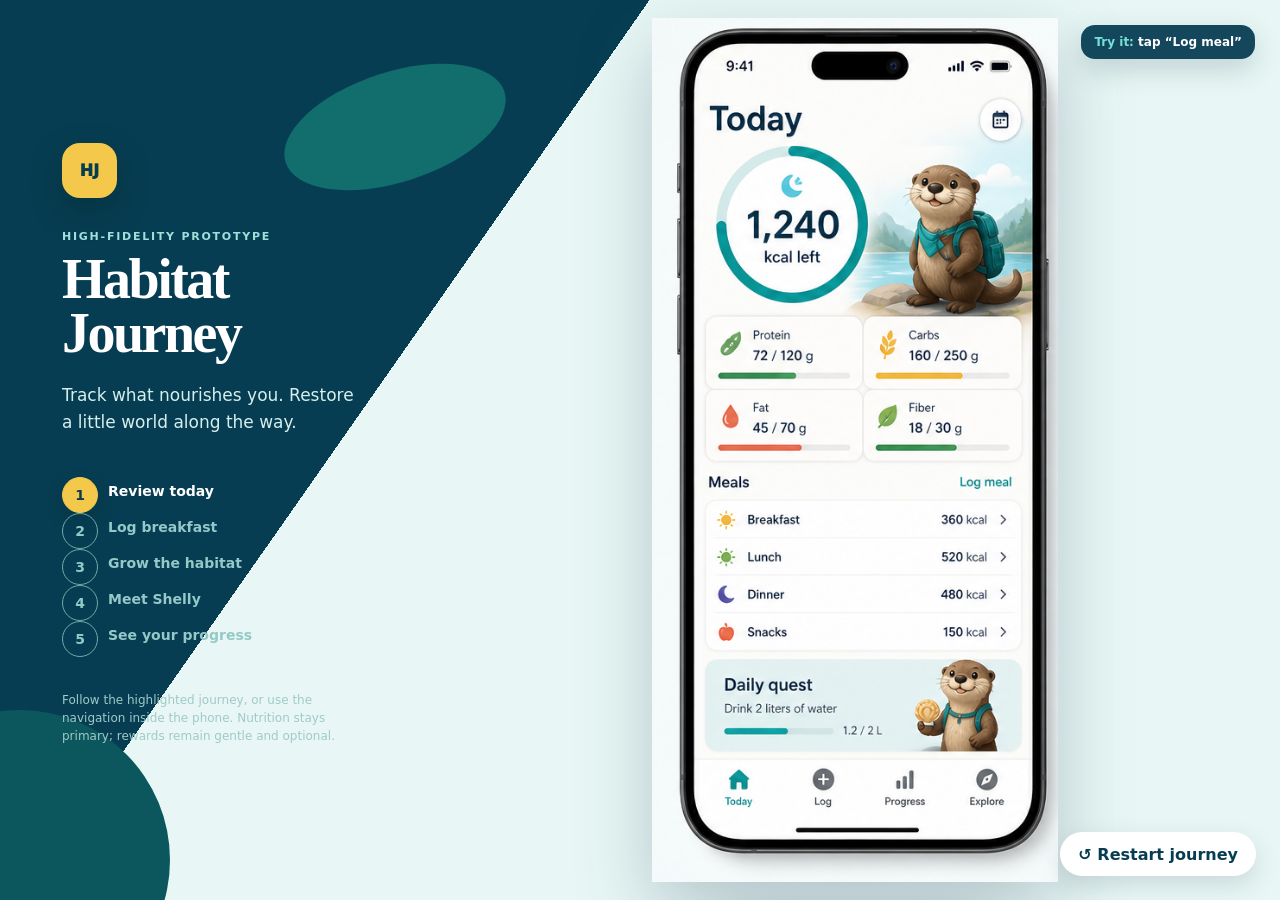
<file: product/habitat-journey/09-playground/components/index.html>
<!doctype html>
<html lang="en"><head><meta charset="utf-8"><meta name="viewport" content="width=device-width,initial-scale=1"><meta name="theme-color" content="#073d52"><title>Habitat Journey — High-fidelity prototype</title>
<style>
:root{--navy:#123047;--deep:#073d52;--teal:#0c9f9a;--mint:#dff5f1;--yellow:#f4c84a;font-family:"Nunito Sans",ui-rounded,"SF Pro Rounded",system-ui,sans-serif;color:var(--navy)}*{box-sizing:border-box}html,body{margin:0;min-height:100%;background:#dff3f0}button{font:inherit}.app{min-height:100vh;display:grid;grid-template-columns:minmax(300px,430px) 1fr;background:linear-gradient(125deg,var(--deep) 0 34%,#e8f7f5 34% 100%);overflow:hidden}.story{color:#fff;padding:52px 62px;display:flex;flex-direction:column;justify-content:center;position:relative;isolation:isolate}.story:before,.story:after{content:"";position:absolute;border-radius:50%;z-index:-1}.story:before{width:300px;height:300px;background:#0b575d;left:-130px;bottom:-110px}.story:after{width:230px;height:110px;background:#126d6d;right:-80px;top:8%;transform:rotate(-18deg)}.mark{width:55px;height:55px;border-radius:18px;background:var(--yellow);display:grid;place-items:center;color:var(--deep);font-weight:1000;box-shadow:0 12px 30px #00282c70;margin-bottom:32px}.eyebrow{font-size:11px;text-transform:uppercase;letter-spacing:.16em;font-weight:900;color:#9fe0da;margin:0 0 10px}.story h1{font-family:Georgia,serif;font-size:56px;line-height:.96;letter-spacing:-.045em;margin:0 0 22px}.intro{font-size:17px;line-height:1.55;color:#d5efec;max-width:300px;margin:0}.journey{list-style:none;padding:0;margin:38px 0 26px;counter-reset:step}.journey li{counter-increment:step;position:relative;padding:10px 8px 10px 46px;color:#94c9c7;font-weight:750;font-size:14px}.journey li:before{content:counter(step);position:absolute;left:0;top:4px;width:34px;height:34px;border-radius:50%;border:1px solid #71aaa8;display:grid;place-items:center}.journey li.active{color:#fff}.journey li.active:before{color:var(--deep);background:var(--yellow);border-color:var(--yellow);box-shadow:0 7px 16px #00282c55}.help{color:#9fcac8;font-size:12px;line-height:1.5;max-width:290px}.stage{height:100vh;padding:18px 42px;display:grid;place-items:center;position:relative}.phone{height:min(970px,calc(100vh - 36px));aspect-ratio:470/1000;position:relative;filter:drop-shadow(0 28px 38px #1230473d)}.screen{position:absolute;inset:0;opacity:0;visibility:hidden;transform:translateX(18px) scale(.99);transition:opacity .22s ease-out,transform .22s ease-out;pointer-events:none}.screen.active{opacity:1;visibility:visible;transform:none;pointer-events:auto}.screen img{display:block;width:100%;height:100%;object-fit:contain;user-select:none;-webkit-user-drag:none}.hotspot{position:absolute;border:0;background:transparent;border-radius:16px;cursor:pointer;color:transparent}.hotspot:focus-visible{outline:4px solid var(--yellow);outline-offset:2px;background:#f4c84a22}.hotspot:hover{box-shadow:inset 0 0 0 3px #0c9f9a99;background:#0c9f9a0b}.hint{position:absolute;z-index:8;right:25px;top:25px;background:rgba(7,61,82,.94);color:#fff;border-radius:14px;padding:10px 13px;font-size:12px;font-weight:800;box-shadow:0 10px 28px #12304730;transition:opacity .2s}.hint b{color:#76e1d8}.hint.hide{opacity:0;pointer-events:none}.toast{position:absolute;z-index:9;left:50%;bottom:68px;transform:translate(-50%,130px);background:var(--deep);color:#fff;border-radius:14px;padding:11px 18px;font-size:12px;box-shadow:0 12px 28px #12304744;transition:transform .22s ease-out;white-space:nowrap}.toast.show{transform:translate(-50%,0)}.toast strong{color:#79e0d8;margin-left:7px}.restart{position:absolute;z-index:10;right:24px;bottom:24px;min-height:44px;border:0;border-radius:999px;background:#fff;color:var(--deep);padding:0 18px;font-weight:850;box-shadow:0 9px 25px #12304725;cursor:pointer}.restart:hover{background:var(--mint)}
.today-log{left:67%;top:50%;width:25%;height:7%}.today-tab-log{left:27%;top:86%;width:22%;height:10%}.today-tab-progress{left:49%;top:86%;width:23%;height:10%}.today-tab-habitat{left:73%;top:86%;width:20%;height:10%}.log-oatmeal{left:12%;top:44%;width:80%;height:10%}.log-back{left:8%;top:7%;width:12%;height:7%}.log-tab-today{left:8%;top:87%;width:19%;height:9%}.log-tab-progress{left:51%;top:87%;width:21%;height:9%}.log-tab-habitat{left:73%;top:87%;width:20%;height:9%}.details-add{left:11%;top:78%;width:82%;height:7%}.details-back{left:8%;top:7%;width:12%;height:7%}.details-tab-today{left:9%;top:87%;width:18%;height:9%}.details-tab-progress{left:51%;top:87%;width:21%;height:9%}.details-tab-habitat{left:73%;top:87%;width:20%;height:9%}.habitat-unlock{left:68%;top:55%;width:24%;height:14%}.habitat-upgrade{left:9%;top:68%;width:84%;height:18%}.habitat-tab-log{left:28%;top:87%;width:20%;height:9%}.habitat-tab-progress{left:51%;top:87%;width:21%;height:9%}.unlock-continue{left:13%;top:81%;width:74%;height:8%}.progress-tab-habitat{left:8%;top:87%;width:20%;height:9%}.progress-tab-log{left:28%;top:87%;width:20%;height:9%}
@media(max-width:780px){.app{display:block;background:#e8f7f5}.story{display:none}.stage{padding:0;height:100vh}.phone{height:100vh;max-width:100vw}.hint{top:12px;right:12px}.restart{right:12px;bottom:12px}}@media(prefers-reduced-motion:reduce){*,*:before,*:after{transition:none!important;animation:none!important}}
</style></head><body>
<main class="app"><aside class="story" aria-label="Prototype guide"><div class="mark">HJ</div><p class="eyebrow">High-fidelity prototype</p><h1>Habitat<br>Journey</h1><p class="intro">Track what nourishes you. Restore a little world along the way.</p><ol class="journey"><li data-step="today" class="active">Review today</li><li data-step="log">Log breakfast</li><li data-step="habitat">Grow the habitat</li><li data-step="unlock">Meet Shelly</li><li data-step="progress">See your progress</li></ol><p class="help">Follow the highlighted journey, or use the navigation inside the phone. Nutrition stays primary; rewards remain gentle and optional.</p></aside>
<section class="stage" aria-label="Interactive phone preview"><div class="hint" id="hint" role="status"><b>Try it:</b> tap “Log meal”</div><div class="phone">
<article class="screen active" id="today" aria-label="Today screen"><img src="assets/today.png" alt="Today dashboard showing calorie balance, macros, meals, and Ollie the otter"><button class="hotspot today-log" data-go="log" aria-label="Log a meal"></button><button class="hotspot today-tab-log" data-go="log" aria-label="Open Log"></button><button class="hotspot today-tab-progress" data-go="progress" aria-label="Open Progress"></button><button class="hotspot today-tab-habitat" data-go="habitat" aria-label="Open Habitat"></button></article>
<article class="screen" id="log" aria-label="Log meal screen"><img src="assets/log-meal.png" alt="Log meal screen with recent foods and breakfast selected"><button class="hotspot log-oatmeal" data-go="details" aria-label="View oatmeal details"></button><button class="hotspot log-back" data-go="today" aria-label="Back to Today"></button><button class="hotspot log-tab-today" data-go="today" aria-label="Open Today"></button><button class="hotspot log-tab-progress" data-go="progress" aria-label="Open Progress"></button><button class="hotspot log-tab-habitat" data-go="habitat" aria-label="Open Habitat"></button></article>
<article class="screen" id="details" aria-label="Food details screen"><img src="assets/food-details.png" alt="Oatmeal nutrition and serving details"><button class="hotspot details-add" id="add-food" aria-label="Add oatmeal to breakfast"></button><button class="hotspot details-back" data-go="log" aria-label="Back to Log meal"></button><button class="hotspot details-tab-today" data-go="today" aria-label="Open Today"></button><button class="hotspot details-tab-progress" data-go="progress" aria-label="Open Progress"></button><button class="hotspot details-tab-habitat" data-go="habitat" aria-label="Open Habitat"></button></article>
<article class="screen" id="habitat" aria-label="Habitat screen"><img src="assets/habitat.png" alt="Level four river habitat with Ollie and unlocked animal friends"><button class="hotspot habitat-unlock" data-go="unlock" aria-label="Unlock the next animal friend"></button><button class="hotspot habitat-upgrade" data-go="unlock" aria-label="View the next habitat reward"></button><button class="hotspot habitat-tab-log" data-go="log" aria-label="Open Log meal"></button><button class="hotspot habitat-tab-progress" data-go="progress" aria-label="Open Progress"></button></article>
<article class="screen" id="unlock" aria-label="New friend unlocked screen"><img src="assets/unlock.png" alt="Celebration screen introducing Shelly the sea turtle"><button class="hotspot unlock-continue" data-go="progress" aria-label="Continue to Progress"></button></article>
<article class="screen" id="progress" aria-label="Progress screen"><img src="assets/progress.png" alt="Weekly calories, macros, weight trend, and Habitat XP progress"><button class="hotspot progress-tab-habitat" data-go="habitat" aria-label="Open Habitat"></button><button class="hotspot progress-tab-log" data-go="log" aria-label="Open Log meal"></button></article>
<div class="toast" id="toast" role="status" aria-live="polite">Breakfast updated <strong>+10 Habitat XP</strong></div></div><button class="restart" id="restart">↺ Restart journey</button></section></main>
<script>
const screens=[...document.querySelectorAll('.screen')],steps=[...document.querySelectorAll('[data-step]')],hint=document.querySelector('#hint'),toast=document.querySelector('#toast');const hints={today:'tap “Log meal”',log:'choose “Oatmeal”',details:'tap “Add to breakfast”',habitat:'tap the next friend or upgrade',unlock:'welcome Shelly, then Continue',progress:'journey complete'};function group(id){return id==='details'?'log':id}function go(id){screens.forEach(screen=>{const active=screen.id===id;screen.classList.toggle('active',active);screen.setAttribute('aria-hidden',String(!active))});steps.forEach(step=>step.classList.toggle('active',step.dataset.step===group(id)));hint.innerHTML='<b>Try it:</b> '+hints[id];const first=document.querySelector('#'+id+' .hotspot');if(first)first.focus({preventScroll:true})}document.addEventListener('click',event=>{const trigger=event.target.closest('[data-go]');if(trigger)go(trigger.dataset.go)});document.querySelector('#add-food').addEventListener('click',()=>{toast.classList.add('show');hint.classList.add('hide');setTimeout(()=>{toast.classList.remove('show');hint.classList.remove('hide');go('habitat')},900)});document.querySelector('#restart').addEventListener('click',()=>go('today'));document.addEventListener('keydown',event=>{if(event.key==='Escape')go('today')});
</script></body></html>
</file>
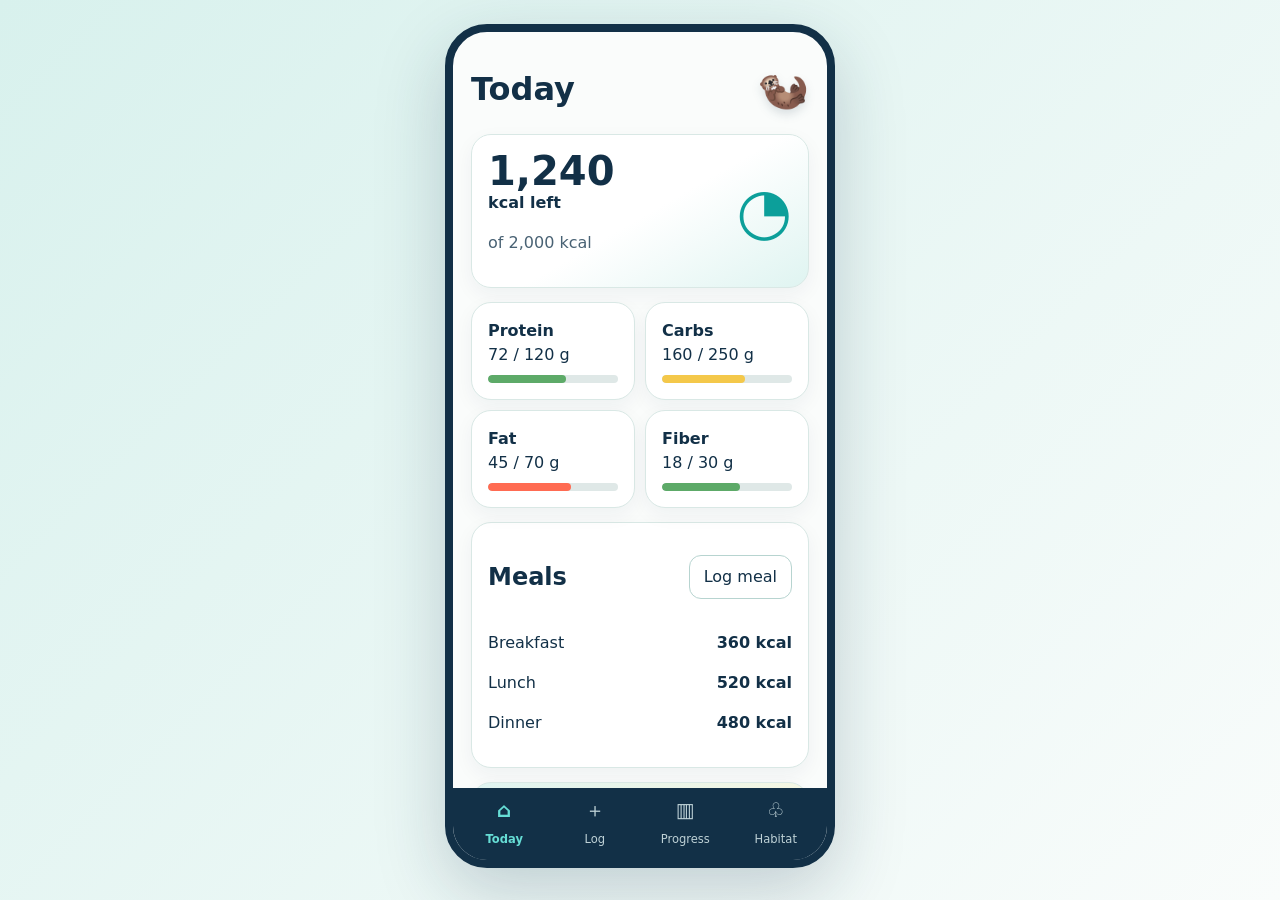
<file: prototype/public/prototype.html>
<!doctype html>
<html lang="en"><meta charset="utf-8"><meta name="viewport" content="width=device-width,initial-scale=1">
<title>Habitat Journey Prototype</title>
<style>
:root{--canvas:#eef8f6;--card:#fff;--navy:#123047;--slate:#496274;--teal:#0c9f9a;--teal2:#087c79;--coral:#ff6b52;--yellow:#f4c84a;--green:#5daa68;--mist:#e8f5f4;--error:#c93f45;font-family:"Nunito Sans",system-ui,sans-serif;color:var(--navy);font-size:16px;line-height:1.5}
*{box-sizing:border-box}body{margin:0;background:linear-gradient(135deg,#d8f1ed,#f9fcfb);min-height:100vh;padding:24px}.phone{width:min(100%,390px);height:min(844px,calc(100vh - 48px));margin:auto;background:#fafcfb;border:8px solid #123047;border-radius:42px;box-shadow:0 24px 70px #12304735;overflow:hidden;position:relative}.screen{height:calc(100% - 72px);overflow:auto;padding:26px 18px 32px;display:none}.screen.active{display:block;animation:enter .22s ease-out}.top{display:flex;align-items:center;justify-content:space-between;gap:12px}.top h1{margin:0;font-size:2rem;line-height:1.2}.avatar{font-size:2.6rem;filter:drop-shadow(0 5px 5px #12304722)}.card{background:var(--card);border:1px solid #d9e8e5;border-radius:20px;padding:16px;margin:14px 0;box-shadow:0 7px 20px #1230470d}.hero{background:linear-gradient(150deg,#fff 52%,#dff4f1);display:grid;grid-template-columns:1fr auto;align-items:center}.metric{font-size:2.5rem;line-height:1;font-weight:800}.muted{color:var(--slate)}.macro-grid{display:grid;grid-template-columns:1fr 1fr;gap:10px}.macro{margin:0}.bar{height:8px;background:#dfe8e7;border-radius:99px;overflow:hidden;margin-top:8px}.bar span{display:block;height:100%;border-radius:inherit;background:var(--green)}button,input{font:inherit}button{min-height:44px;cursor:pointer}.primary{width:100%;border:0;border-radius:12px;background:var(--teal);color:#fff;font-weight:800;padding:12px 18px}.primary:hover{background:var(--teal2)}.secondary{border:1px solid #b7d4d0;background:#fff;border-radius:12px;padding:9px 14px;color:var(--navy)}button:focus-visible,input:focus-visible{outline:3px solid var(--navy);outline-offset:3px}.tabs{display:grid;grid-template-columns:repeat(4,1fr);gap:6px;margin:14px 0}.chip{border:1px solid #cfe1de;background:#fff;border-radius:12px;padding:8px 4px}.chip.selected{background:var(--teal);color:#fff;font-weight:700}.search{width:100%;min-height:48px;border:1px solid #bfd5d2;border-radius:12px;padding:0 14px}.food{display:grid;grid-template-columns:44px 1fr auto;align-items:center;gap:10px;padding:12px 0;border-bottom:1px solid #e4ecea}.food:last-child{border:0}.food-icon{font-size:1.7rem}.round{width:44px;border:0;border-radius:50%;background:var(--teal);color:white;font-size:1.4rem}.nutrition{display:grid;grid-template-columns:1fr 1fr;gap:8px}.nutrition div{background:var(--mist);border-radius:12px;padding:12px}.quest{background:linear-gradient(135deg,#dff4f1,#fff8dc)}.xp{color:#8a6500;font-weight:800}.habitat{background:linear-gradient(#dff7f4,#bfe8df);text-align:center;padding:22px 12px}.habitat-art{font-size:4.2rem;letter-spacing:-12px;margin:10px 0}.friends{display:flex;gap:12px}.friend{text-align:center}.friend span{display:grid;place-items:center;width:54px;height:54px;border-radius:50%;background:var(--mist);font-size:1.9rem}.chart{display:flex;align-items:end;gap:10px;height:170px;padding-top:25px;border-bottom:1px solid #9bb5b1}.day{flex:1;text-align:center;font-size:.75rem}.column{background:var(--teal);border-radius:6px 6px 0 0;min-height:25px}.dialog{position:absolute;inset:0;background:#123047aa;display:none;align-items:center;justify-content:center;padding:24px;z-index:5}.dialog.open{display:flex}.dialog-card{background:#fff;border-radius:24px;padding:24px;text-align:center;max-width:320px}.dialog-art{font-size:6rem}.tabbar{position:absolute;bottom:0;left:0;right:0;height:72px;background:#123047;display:grid;grid-template-columns:repeat(4,1fr);padding:6px}.tab{border:0;background:transparent;color:#bed1d6;font-size:.72rem;display:grid;place-items:center}.tab span{font-size:1.25rem;line-height:1}.tab.selected{color:#66ddd5;font-weight:800}.toast{position:absolute;left:24px;right:24px;bottom:88px;background:#123047;color:#fff;border-radius:14px;padding:12px;text-align:center;transform:translateY(150px);transition:transform .22s ease-out;z-index:4}.toast.show{transform:none}.back{border:0;background:transparent;font-size:1.5rem}.error{color:var(--error);font-weight:700}
@keyframes enter{from{opacity:0;transform:translateX(8px)}to{opacity:1;transform:none}}@media(prefers-reduced-motion:reduce){*,*::before,*::after{animation:none!important;transition:none!important;scroll-behavior:auto!important}}@media(max-width:360px){body{padding:0}.phone{height:100vh;border:0;border-radius:0}.screen{padding-inline:14px}.top h1{font-size:1.7rem}}
</style>
<main class="phone" aria-label="Habitat Journey interactive prototype">
  <section class="screen active" id="today" tabindex="-1"><div class="top"><h1>Today</h1><span class="avatar" role="img" aria-label="Ollie the otter">🦦</span></div>
    <div class="card hero"><div><div class="metric">1,240</div><strong>kcal left</strong><p class="muted">of 2,000 kcal</p></div><span aria-hidden="true" style="font-size:4rem;color:var(--teal)">◔</span></div>
    <div class="macro-grid"><div class="card macro"><strong>Protein</strong><br>72 / 120 g<div class="bar"><span style="width:60%"></span></div></div><div class="card macro"><strong>Carbs</strong><br>160 / 250 g<div class="bar"><span style="width:64%;background:var(--yellow)"></span></div></div><div class="card macro"><strong>Fat</strong><br>45 / 70 g<div class="bar"><span style="width:64%;background:var(--coral)"></span></div></div><div class="card macro"><strong>Fiber</strong><br>18 / 30 g<div class="bar"><span style="width:60%"></span></div></div></div>
    <div class="card"><div class="top"><h2>Meals</h2><button class="secondary" data-go="log">Log meal</button></div><p>Breakfast <strong style="float:right">360 kcal</strong></p><p>Lunch <strong style="float:right">520 kcal</strong></p><p>Dinner <strong style="float:right">480 kcal</strong></p></div>
    <div class="card quest"><strong>Daily quest</strong><p>Drink 2 liters of water</p><div class="bar"><span style="width:60%;background:var(--teal)"></span></div><p class="xp">1.2 / 2 L · +15 XP</p></div>
  </section>
  <section class="screen" id="log" tabindex="-1"><div class="top"><button class="back" data-go="today" aria-label="Back to Today">‹</button><h1>Log meal</h1><span></span></div><div class="tabs" role="tablist" aria-label="Meal"><button class="chip selected" role="tab" aria-selected="true">Breakfast</button><button class="chip" role="tab">Lunch</button><button class="chip" role="tab">Dinner</button><button class="chip" role="tab">Snack</button></div><label for="food-search"><strong>Search foods</strong></label><input class="search" id="food-search" type="search" placeholder="Food name or barcode"><div class="card"><h2>Recent foods</h2><div class="food"><span class="food-icon">🥣</span><div><strong>Oatmeal</strong><br><small>½ cup dry · 150 kcal</small></div><button class="round" data-go="details" aria-label="View oatmeal details">+</button></div><div class="food"><span class="food-icon">🍌</span><div><strong>Banana</strong><br><small>1 medium · 105 kcal</small></div><button class="round" aria-label="Add banana">+</button></div><div class="food"><span class="food-icon">🥑</span><div><strong>Avocado</strong><br><small>½ fruit · 120 kcal</small></div><button class="round" aria-label="Add avocado">+</button></div></div></section>
  <section class="screen" id="details" tabindex="-1"><div class="top"><button class="back" data-go="log" aria-label="Back to Log">‹</button><h1>Food details</h1><span></span></div><div class="card" style="text-align:center"><div style="font-size:4rem">🥣</div><h2>Oatmeal</h2><p>½ cup dry (40 g)</p><div class="nutrition"><div><span class="metric">150</span><br>kcal</div><div>Carbs <strong>27 g</strong><br>Protein <strong>5 g</strong><br>Fat <strong>3 g</strong><br>Fiber <strong>4 g</strong></div></div></div><div class="card"><label for="serving"><strong>Serving size</strong></label><input class="search" id="serving" value="1" inputmode="decimal"><p class="muted">Meal: Breakfast</p></div><button class="primary" id="add-food">Add to breakfast</button></section>
  <section class="screen" id="habitat" tabindex="-1"><div class="top"><h1>My habitat</h1><span class="avatar" aria-hidden="true">🦦</span></div><div class="card habitat"><strong>Habitat level 4</strong><h2>River Lookout</h2><div class="habitat-art" role="img" aria-label="Restored river habitat with trees and an otter">🌲🏞️🦦</div><p><strong>645 / 1,000 XP</strong></p><div class="bar"><span style="width:64.5%;background:var(--teal)"></span></div></div><div class="card quest"><strong>Daily quest complete</strong><p>Log all your meals</p><p class="xp">+25 XP</p></div><div class="card"><div class="top"><h2>Animal friends</h2><button class="secondary" id="unlock">Meet Shelly</button></div><div class="friends"><div class="friend"><span>🦦</span>Ollie</div><div class="friend"><span>🐦</span>Reed</div><div class="friend"><span>🦀</span>Crabby</div><div class="friend"><span>?</span>Next</div></div></div></section>
  <section class="screen" id="progress" tabindex="-1"><div class="top"><h1>Progress</h1><span aria-hidden="true">📅</span></div><div class="card"><h2>7 day streak</h2><p>Great consistency—keep going at your pace.</p></div><div class="card"><h2>Calories <small>(kcal)</small></h2><p class="muted">Weekly average: <strong>1,683 kcal</strong></p><div class="chart" role="img" aria-label="Daily calories: Monday 1620, Tuesday 1740, Wednesday 1680, Thursday 1560, Friday 1820, Saturday 1710, Sunday 1650"><div class="day"><div class="column" style="height:62%"></div>Mon</div><div class="day"><div class="column" style="height:74%"></div>Tue</div><div class="day"><div class="column" style="height:68%"></div>Wed</div><div class="day"><div class="column" style="height:56%"></div>Thu</div><div class="day"><div class="column" style="height:82%"></div>Fri</div><div class="day"><div class="column" style="height:71%"></div>Sat</div><div class="day"><div class="column" style="height:65%"></div>Sun</div></div></div><div class="card"><h2>Habitat XP earned</h2><p class="metric">+620 XP</p><p>This week</p></div></section>
  <nav class="tabbar" aria-label="Primary"><button class="tab selected" data-go="today"><span>⌂</span>Today</button><button class="tab" data-go="log"><span>＋</span>Log</button><button class="tab" data-go="progress"><span>▥</span>Progress</button><button class="tab" data-go="habitat"><span>♧</span>Habitat</button></nav>
  <div class="toast" id="toast" role="status" aria-live="polite">Breakfast updated · +10 Habitat XP</div>
  <div class="dialog" id="dialog" role="dialog" aria-modal="true" aria-labelledby="unlock-title"><div class="dialog-card"><p class="dialog-art" role="img" aria-label="Shelly the sea turtle">🐢</p><h1 id="unlock-title">New friend unlocked</h1><h2>Shelly</h2><p>Shelly loves calm waters and balanced habitats.</p><button class="primary" id="continue">Continue</button></div></div>
</main>
<script>
const screens=[...document.querySelectorAll('.screen')],tabs=[...document.querySelectorAll('.tab')],toast=document.querySelector('#toast'),dialog=document.querySelector('#dialog');
function go(id){screens.forEach(s=>s.classList.toggle('active',s.id===id));tabs.forEach(t=>{const on=t.dataset.go===id;t.classList.toggle('selected',on);t.setAttribute('aria-current',on?'page':'false')});document.querySelector('#'+id).focus()}
document.addEventListener('click',e=>{const target=e.target.closest('[data-go]');if(target)go(target.dataset.go)});
document.querySelector('#add-food').addEventListener('click',()=>{toast.classList.add('show');setTimeout(()=>{toast.classList.remove('show');go('habitat')},900)});
document.querySelector('#unlock').addEventListener('click',()=>{dialog.classList.add('open');document.querySelector('#continue').focus()});
document.querySelector('#continue').addEventListener('click',()=>{dialog.classList.remove('open');go('progress')});
document.addEventListener('keydown',e=>{if(e.key==='Escape'&&dialog.classList.contains('open')){dialog.classList.remove('open');document.querySelector('#unlock').focus()}});
</script></html>
</file>
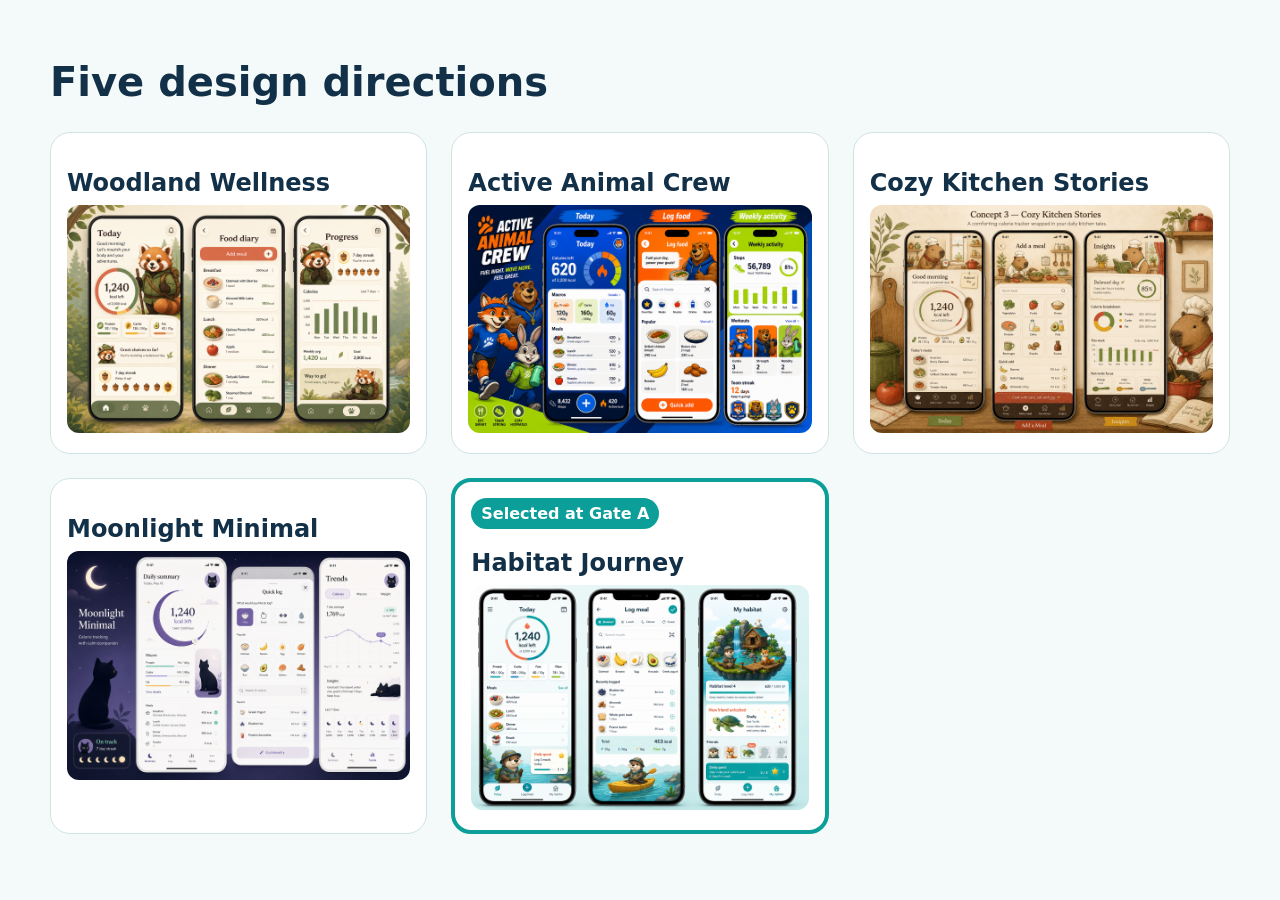
<file: product/habitat-journey/03-directions/directions.html>
<!doctype html>
<html lang="en">
<meta charset="utf-8">
<meta name="viewport" content="width=device-width,initial-scale=1">
<title>Habitat Journey — Design Directions</title>
<style>
  :root { color: #123047; background: #f4faf9; font-family: system-ui, sans-serif; }
  body { margin: 0 auto; max-width: 1180px; padding: 32px; }
  h1 { font-size: 40px; } h2 { margin-bottom: 8px; }
  .grid { display: grid; grid-template-columns: repeat(auto-fit,minmax(320px,1fr)); gap: 24px; }
  article { background: white; border: 1px solid #cfe4e1; border-radius: 20px; padding: 16px; }
  article.selected { border: 4px solid #0c9f9a; }
  img { width: 100%; border-radius: 12px; }
  .badge { display: inline-block; padding: 6px 10px; border-radius: 999px; background: #0c9f9a; color: white; font-weight: 700; }
</style>
<main>
  <h1>Five design directions</h1>
  <div class="grid">
    <article><h2>Woodland Wellness</h2><img src="assets/01-woodland-wellness.png" alt="Woodland Wellness concept with red panda guide"></article>
    <article><h2>Active Animal Crew</h2><img src="assets/02-active-animal-crew.png" alt="Active Animal Crew fitness concept"></article>
    <article><h2>Cozy Kitchen Stories</h2><img src="assets/03-cozy-kitchen-stories.png" alt="Cozy Kitchen Stories capybara concept"></article>
    <article><h2>Moonlight Minimal</h2><img src="assets/04-moonlight-minimal.png" alt="Moonlight Minimal black cat concept"></article>
    <article class="selected"><span class="badge">Selected at Gate A</span><h2>Habitat Journey</h2><img src="assets/05-habitat-journey.png" alt="Habitat Journey otter and floating habitat concept"></article>
  </div>
</main>
</html>
</file>
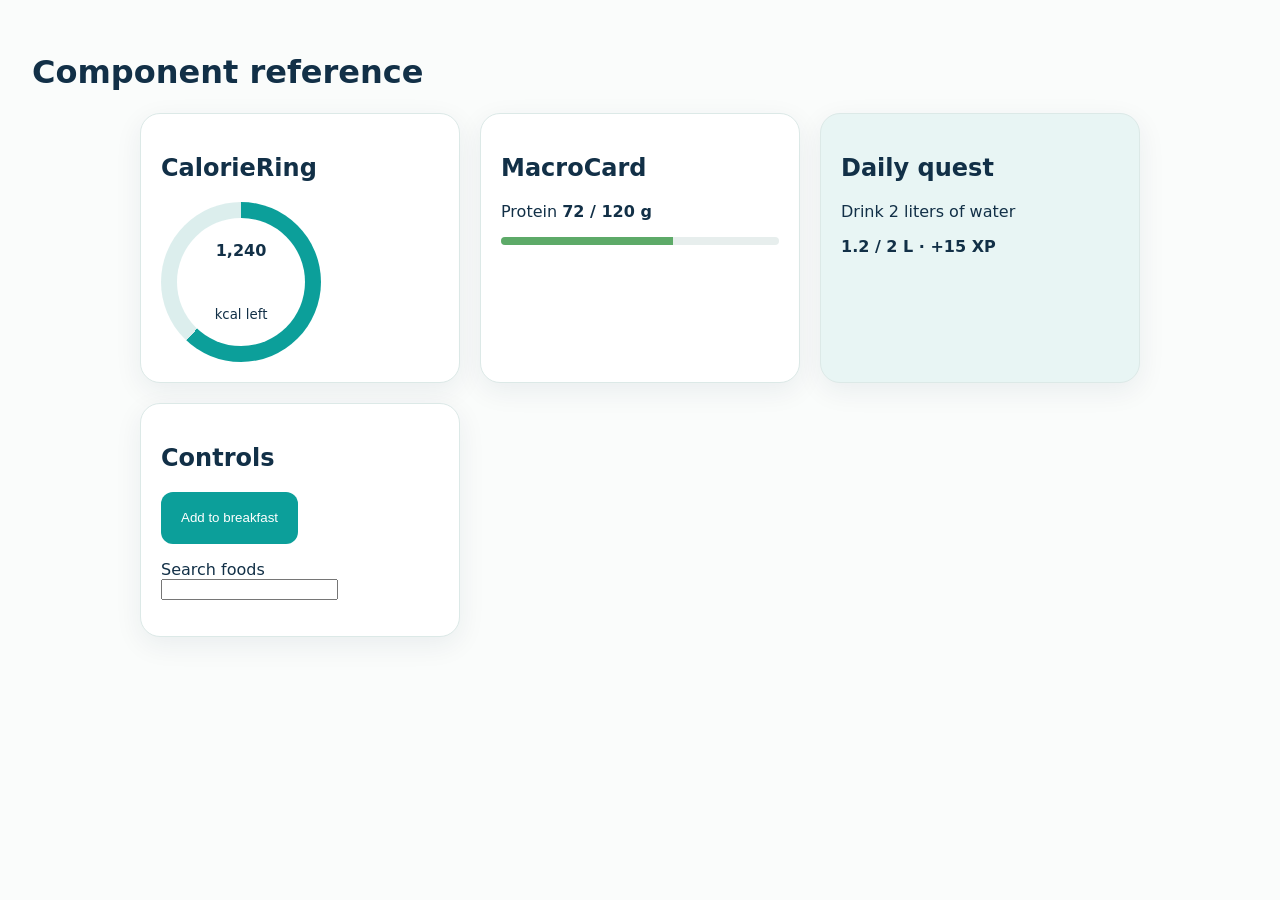
<file: product/habitat-journey/08-implementation/web/components.html>
<!doctype html><html lang="en"><meta charset="utf-8"><meta name="viewport" content="width=device-width,initial-scale=1">
<title>Habitat Journey Components</title>
<style>
:root{--canvas:#fafcfb;--card:#fff;--navy:#123047;--teal:#0c9f9a;--coral:#ff6b52;--yellow:#f4c84a;--green:#5daa68;--mist:#e8f5f4;--radius:20px;--button-height:52px;font-family:"Nunito Sans",system-ui,sans-serif;color:var(--navy)}
*{box-sizing:border-box}body{margin:0;background:var(--canvas);padding:32px}.grid{display:grid;grid-template-columns:repeat(auto-fit,minmax(260px,1fr));gap:20px;max-width:1000px;margin:auto}.hj-card{background:var(--card);border:1px solid #dce9e7;border-radius:var(--radius);padding:20px;box-shadow:0 8px 28px #12304712}.hj-button{min-height:var(--button-height);border:0;border-radius:12px;padding:0 20px;background:var(--teal);color:white;font:700 16px inherit}.hj-button:focus-visible{outline:3px solid var(--navy);outline-offset:3px}.macro{height:8px;background:#e7eeed;border-radius:99px;overflow:hidden}.macro span{display:block;width:62%;height:100%;background:var(--green)}.calorie-ring{width:160px;aspect-ratio:1;border-radius:50%;display:grid;place-items:center;background:conic-gradient(var(--teal) 0 62%,#dceeed 62%)}.calorie-ring div{width:128px;aspect-ratio:1;border-radius:50%;display:grid;place-items:center;text-align:center;background:white}.quest-card{background:var(--mist)}
</style><main><h1>Component reference</h1><div class="grid">
<section class="hj-card"><h2>CalorieRing</h2><div class="calorie-ring" role="img" aria-label="1,240 calories left out of 2,000"><div><strong>1,240</strong><small>kcal left</small></div></div></section>
<section class="hj-card"><h2>MacroCard</h2><p>Protein <strong>72 / 120 g</strong></p><div class="macro" role="progressbar" aria-valuenow="72" aria-valuemin="0" aria-valuemax="120"><span></span></div></section>
<section class="hj-card quest-card"><h2>Daily quest</h2><p>Drink 2 liters of water</p><p><strong>1.2 / 2 L · +15 XP</strong></p></section>
<section class="hj-card"><h2>Controls</h2><button class="hj-button">Add to breakfast</button><p><label>Search foods <input type="search" autocomplete="off"></label></p></section>
</div></main></html>
</file>
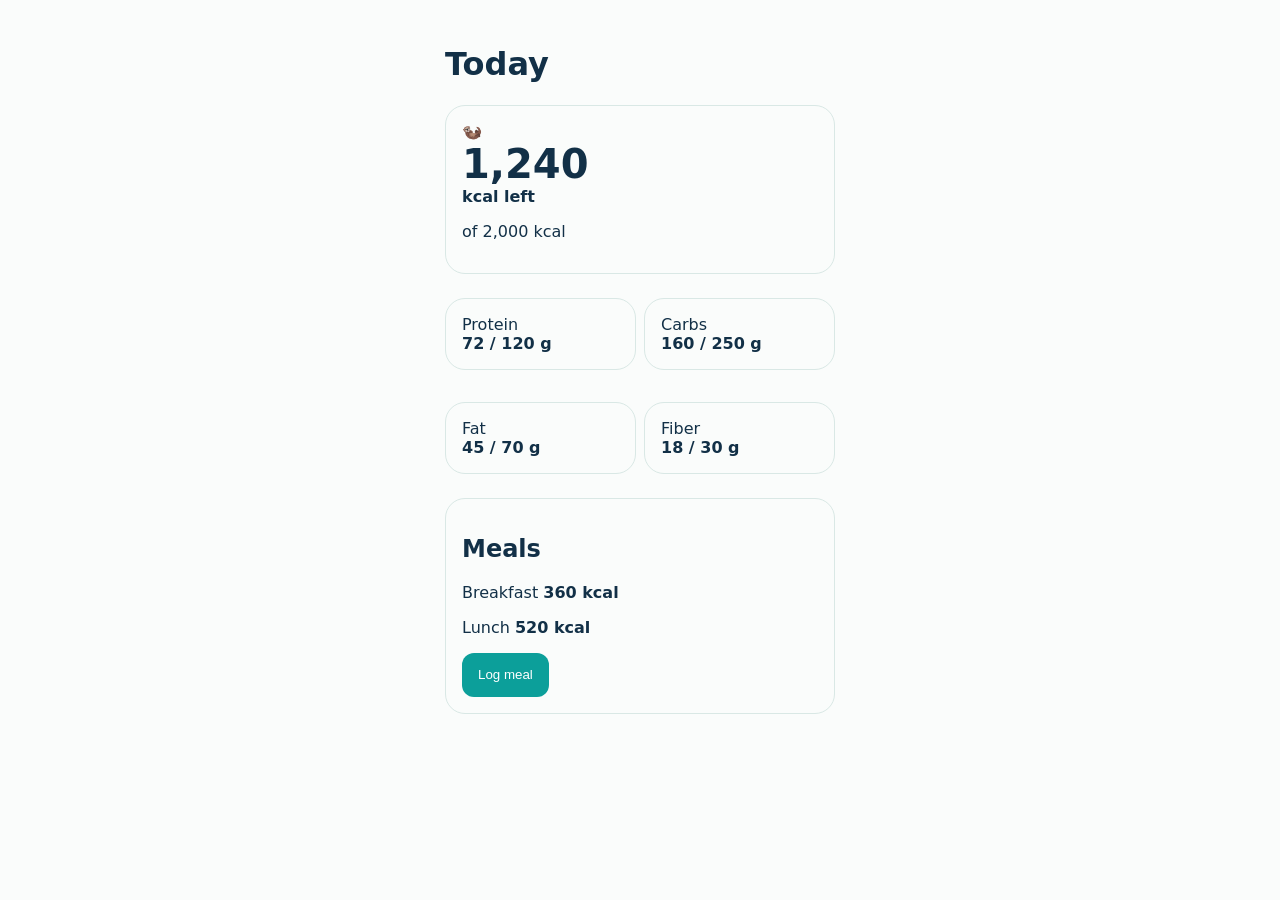
<file: product/habitat-journey/10-canonical-validation/canonical-screens/01-today.html>
<!doctype html><html lang="en"><meta charset="utf-8"><meta name="viewport" content="width=device-width,initial-scale=1"><title>Canonical Today</title><style>body{font:16px system-ui;color:#123047;background:#fafcfb;max-width:390px;margin:auto;padding:24px}.card{border:1px solid #d9e8e5;border-radius:20px;padding:16px;margin:12px 0}.metric{font-size:40px;font-weight:800}.grid{display:grid;grid-template-columns:1fr 1fr;gap:8px}button{min-height:44px;background:#0c9f9a;color:white;border:0;border-radius:12px;padding:8px 16px}</style><main><h1>Today</h1><section class="card"><span aria-hidden="true">🦦</span><div class="metric">1,240</div><strong>kcal left</strong><p>of 2,000 kcal</p></section><div class="grid"><section class="card">Protein<br><strong>72 / 120 g</strong></section><section class="card">Carbs<br><strong>160 / 250 g</strong></section><section class="card">Fat<br><strong>45 / 70 g</strong></section><section class="card">Fiber<br><strong>18 / 30 g</strong></section></div><section class="card"><h2>Meals</h2><p>Breakfast <strong>360 kcal</strong></p><p>Lunch <strong>520 kcal</strong></p><button>Log meal</button></section></main></html>
</file>
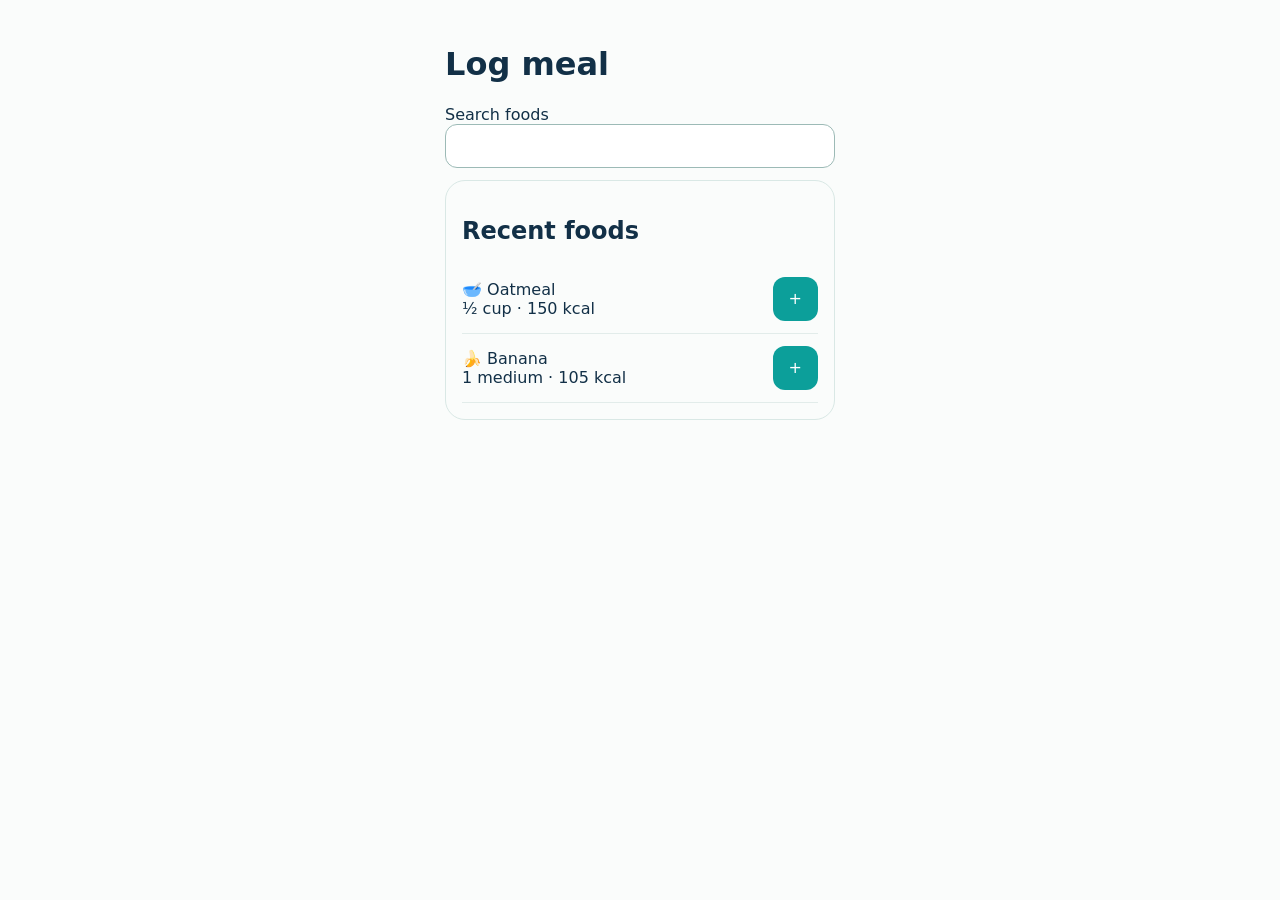
<file: product/habitat-journey/10-canonical-validation/canonical-screens/02-log-meal.html>
<!doctype html><html lang="en"><meta charset="utf-8"><meta name="viewport" content="width=device-width,initial-scale=1"><title>Canonical Log Meal</title><style>body{font:16px system-ui;color:#123047;background:#fafcfb;max-width:390px;margin:auto;padding:24px}.card{border:1px solid #d9e8e5;border-radius:20px;padding:16px;margin:12px 0}input,button{min-height:44px;font:inherit;border-radius:12px}input{width:100%;border:1px solid #9cbab6;padding:0 12px}button{background:#0c9f9a;color:white;border:0;padding:8px 16px}.row{display:flex;justify-content:space-between;align-items:center;border-bottom:1px solid #e2ecea;padding:12px 0}</style><main><h1>Log meal</h1><label for="search">Search foods</label><input id="search" type="search"><section class="card"><h2>Recent foods</h2><div class="row"><span>🥣 Oatmeal<br>½ cup · 150 kcal</span><button aria-label="Add oatmeal">+</button></div><div class="row"><span>🍌 Banana<br>1 medium · 105 kcal</span><button aria-label="Add banana">+</button></div></section></main></html>
</file>
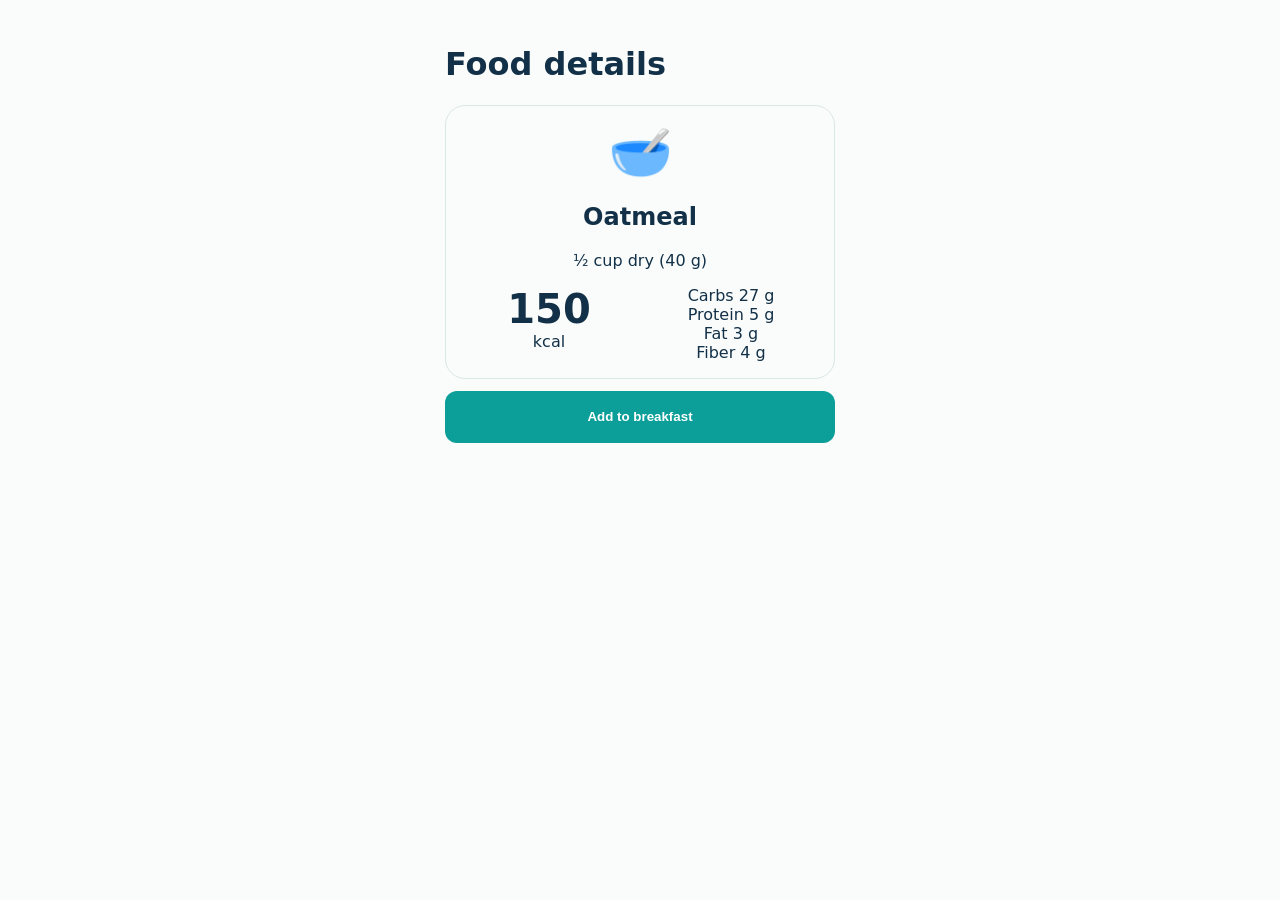
<file: product/habitat-journey/10-canonical-validation/canonical-screens/03-food-details.html>
<!doctype html><html lang="en"><meta charset="utf-8"><meta name="viewport" content="width=device-width,initial-scale=1"><title>Canonical Food Details</title><style>body{font:16px system-ui;color:#123047;background:#fafcfb;max-width:390px;margin:auto;padding:24px}.card{border:1px solid #d9e8e5;border-radius:20px;padding:16px;margin:12px 0}.metric{font-size:40px;font-weight:800}.nutrition{display:grid;grid-template-columns:1fr 1fr;gap:8px}button{width:100%;min-height:52px;background:#0c9f9a;color:white;border:0;border-radius:12px;font-weight:700}</style><main><h1>Food details</h1><section class="card" style="text-align:center"><div style="font-size:52px">🥣</div><h2>Oatmeal</h2><p>½ cup dry (40 g)</p><div class="nutrition"><div><span class="metric">150</span><br>kcal</div><div>Carbs 27 g<br>Protein 5 g<br>Fat 3 g<br>Fiber 4 g</div></div></section><button>Add to breakfast</button></main></html>
</file>
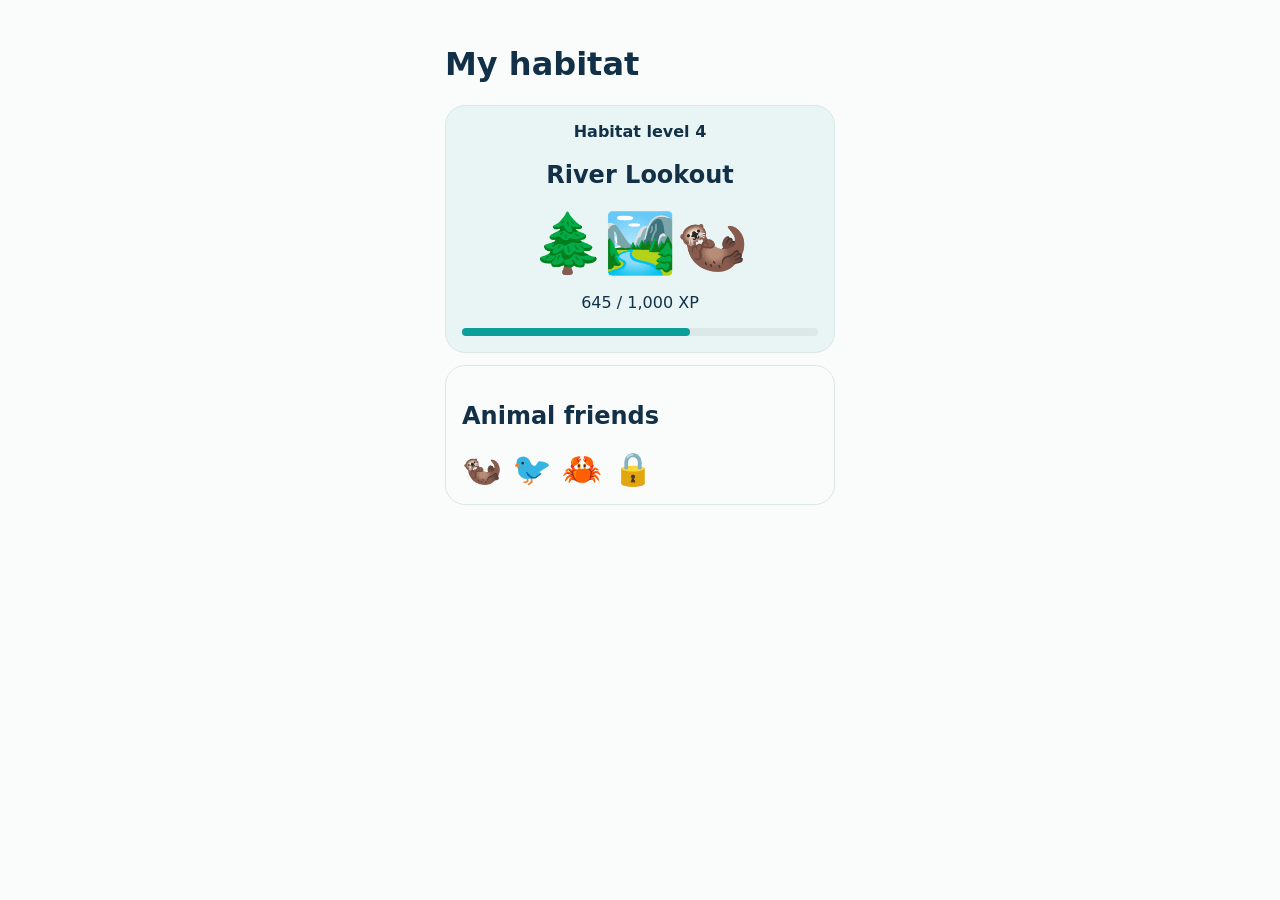
<file: product/habitat-journey/10-canonical-validation/canonical-screens/04-habitat.html>
<!doctype html><html lang="en"><meta charset="utf-8"><meta name="viewport" content="width=device-width,initial-scale=1"><title>Canonical Habitat</title><style>body{font:16px system-ui;color:#123047;background:#fafcfb;max-width:390px;margin:auto;padding:24px}.card{border:1px solid #d9e8e5;border-radius:20px;padding:16px;margin:12px 0}.habitat{text-align:center;background:#e8f5f4}.art{font-size:58px}.bar{height:8px;border-radius:9px;background:#dce8e7}.bar span{display:block;width:64%;height:100%;background:#0c9f9a;border-radius:9px}.friends{display:flex;gap:12px;font-size:32px}</style><main><h1>My habitat</h1><section class="card habitat"><strong>Habitat level 4</strong><h2>River Lookout</h2><div class="art" role="img" aria-label="Restored river habitat">🌲🏞️🦦</div><p>645 / 1,000 XP</p><div class="bar"><span></span></div></section><section class="card"><h2>Animal friends</h2><div class="friends" aria-label="Ollie, Reed, Crabby, and one locked friend">🦦 🐦 🦀 🔒</div></section></main></html>
</file>
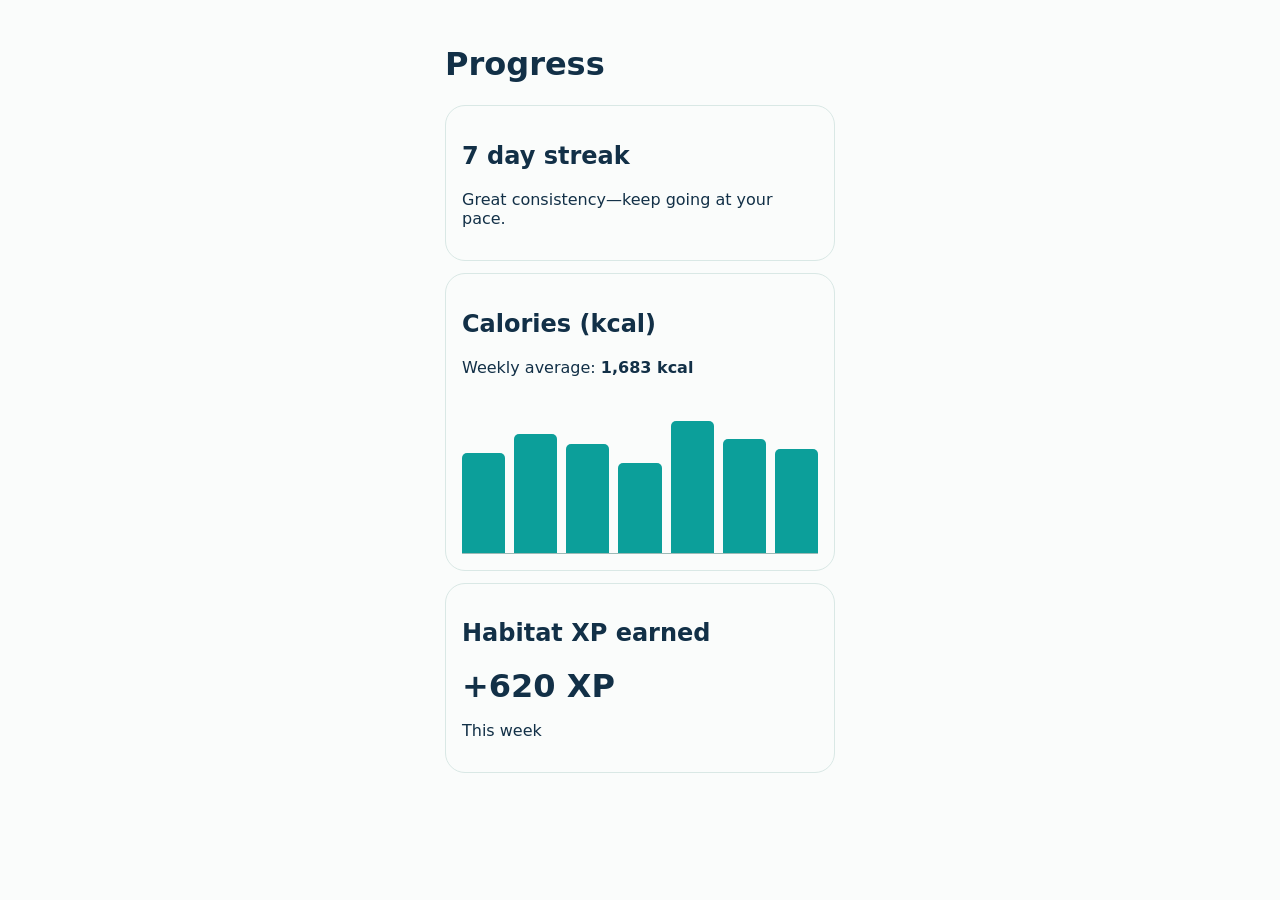
<file: product/habitat-journey/10-canonical-validation/canonical-screens/05-progress.html>
<!doctype html><html lang="en"><meta charset="utf-8"><meta name="viewport" content="width=device-width,initial-scale=1"><title>Canonical Progress</title><style>body{font:16px system-ui;color:#123047;background:#fafcfb;max-width:390px;margin:auto;padding:24px}.card{border:1px solid #d9e8e5;border-radius:20px;padding:16px;margin:12px 0}.chart{display:flex;align-items:end;height:160px;gap:9px;border-bottom:1px solid #9cbab6}.bar{flex:1;background:#0c9f9a;border-radius:5px 5px 0 0;text-align:center;color:transparent}.summary{font-size:32px;font-weight:800}</style><main><h1>Progress</h1><section class="card"><h2>7 day streak</h2><p>Great consistency—keep going at your pace.</p></section><section class="card"><h2>Calories (kcal)</h2><p>Weekly average: <strong>1,683 kcal</strong></p><div class="chart" role="img" aria-label="Daily calorie values from Monday through Sunday"><div class="bar" style="height:62%">Mon</div><div class="bar" style="height:74%">Tue</div><div class="bar" style="height:68%">Wed</div><div class="bar" style="height:56%">Thu</div><div class="bar" style="height:82%">Fri</div><div class="bar" style="height:71%">Sat</div><div class="bar" style="height:65%">Sun</div></div></section><section class="card"><h2>Habitat XP earned</h2><div class="summary">+620 XP</div><p>This week</p></section></main></html>
</file>
